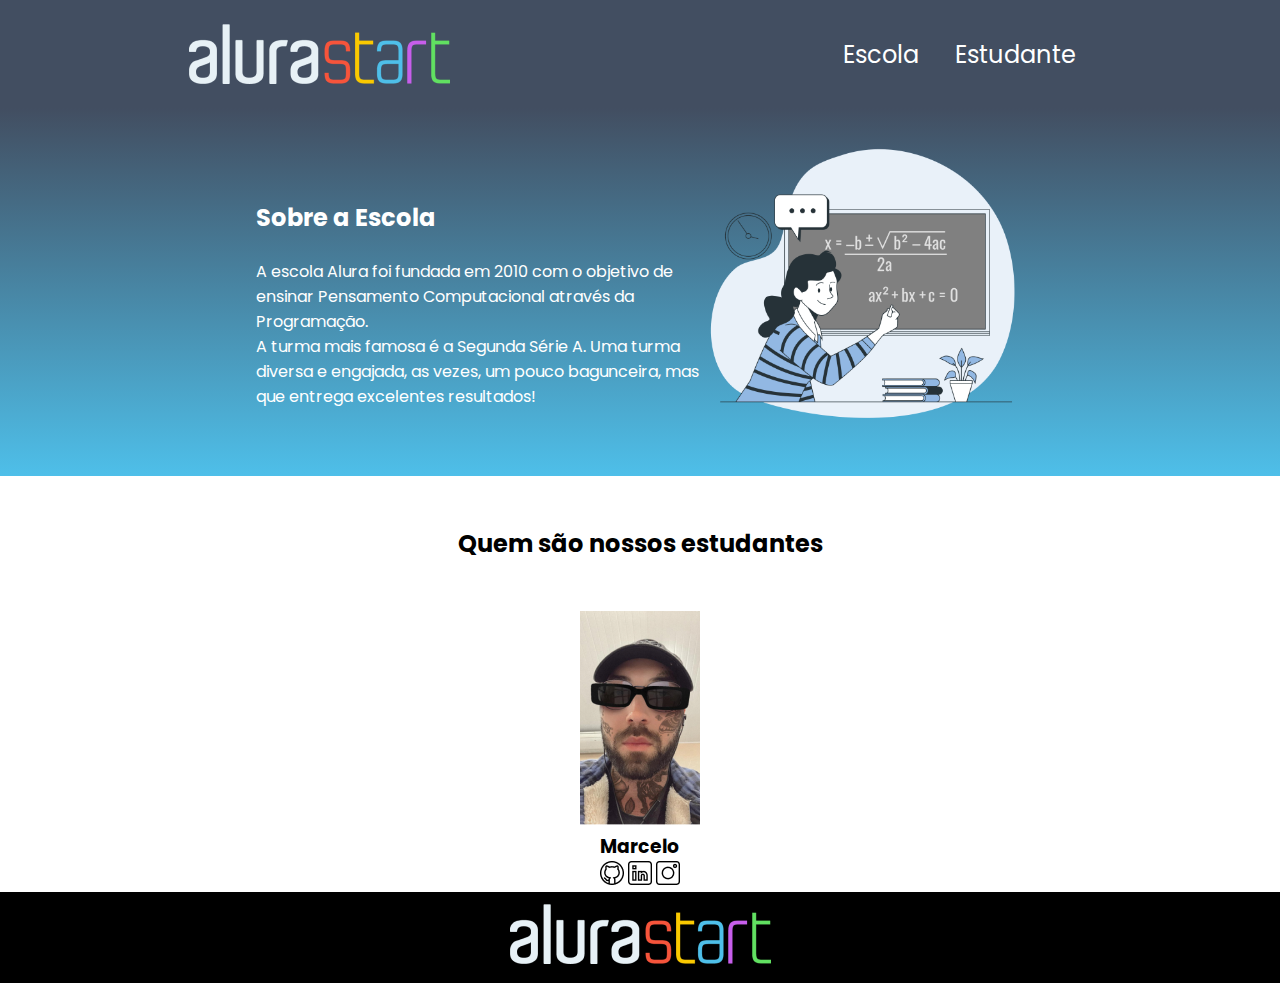
<file: index.html>
<!DOCTYPE html>
<html lang="pt-br">
<head>
    <meta charset="UTF-8">
    <meta http-equiv="X-UA-Compatible" content="IE=edge">
    <meta name="viewport" content="width=device-width, initial-scale=1.0">
    <link rel="stylesheet" href="style.css">
    <link rel="preconnect" href="https://fonts.googleapis.com">
    <link rel="preconnect" href="https://fonts.gstatic.com" crossorigin>
    <link href="https://fonts.googleapis.com/css2?family=Poppins:wght@400;700&display=swap" rel="stylesheet">
    <title>Projeto AluraStart do 2 ano</title>
</head>
<body>
    <header class="cabecalho">
        <img class="cabecalho-imagem" src="logoalura.png" alt="Logo do aluraStart">
        <ul class="cabecalho-lista">
            <li class="cabecalho-lista-item">Escola</li>
            <li class="cabecalho-lista-item">Estudante</li>
        </ul>
    </header>

    
<section class="escola">
    <div class="escola-div-conteudo">
        <h2 class="escola-titulo">Sobre a Escola</h2>
        <p class="escola-texto-um"> A escola Alura foi fundada em 2010 com o objetivo de ensinar Pensamento Computacional através da Programação.</p>
        <p class="escola-texto-dois"> A turma mais famosa é a Segunda Série A. Uma turma diversa e engajada, as vezes, um pouco bagunceira, mas que entrega excelentes resultados! </p>
    </div>    
<img class="escola-imagem" src="escola.png" alt="Figura da escola">
</section> 


<section class="estudante">
    <h2 class="estudante-titulo"> Quem são nossos estudantes</h2>
        <div class="estudante-todos">   
            <span></span>
            <span></span>
            <div class="estudante-div">
                <!--Coloque aqui uma foto do seu grupo-->
                <img class="estudante-imagem" src="marcelo.png" alt="Foto do Marcelo">

                <!--COloque aqui o nome do seu grupo-->
                <h3 class="estudante-nome">Marcelo</h3>
                
                <!--Redes Sociais-->
                <img class="estudante-icone" src="github.png" alt="Icone do Github">
                <img class="estudante-icone" src="linkedin.png" alt="Icone do Linkedin">
                <img class="estudante-icone" src="instagram.png" alt="Icone do insta">
            </div>    
            
</section> 
    <footer class="rodape">
        <img class="rodape-imagem" src="logoalura.png" alt="Logo da Alura">
    </footer>
</body>
</html>
</file>
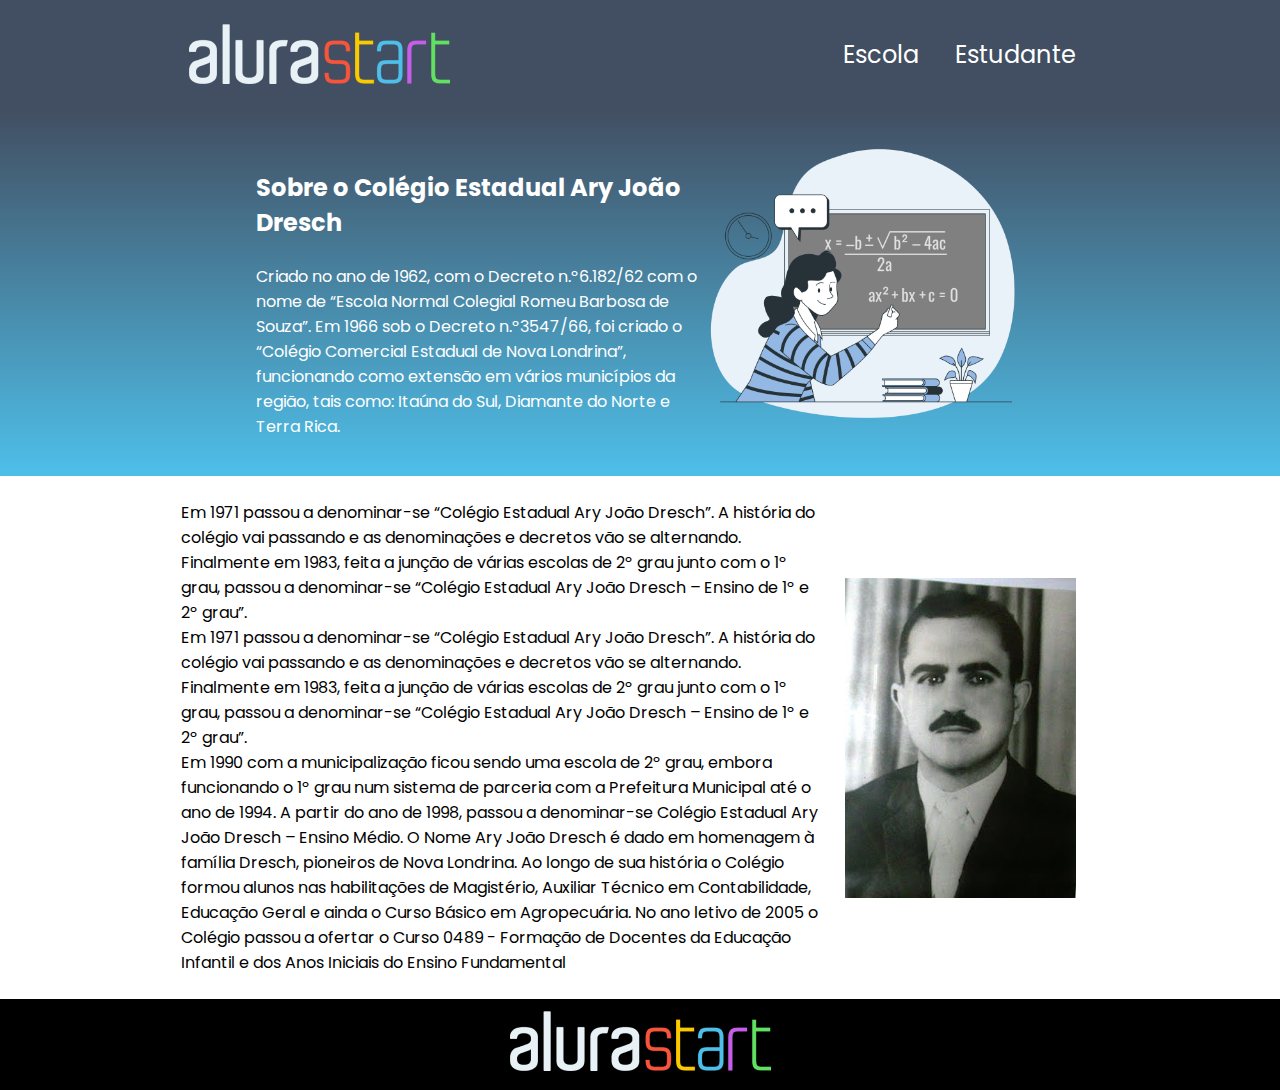
<file: escola.html>
<!DOCTYPE html>
<html lang="pt-br">
<head>
    <meta charset="UTF-8">
    <meta http-equiv="X-UA-Compatible" content="IE=edge">
    <meta name="viewport" content="width=device-width, initial-scale=1.0">
    <link rel="stylesheet" href="style.css">
    <link rel="preconnect" href="https://fonts.googleapis.com">
    <link rel="preconnect" href="https://fonts.gstatic.com" crossorigin>
    <link href="https://fonts.googleapis.com/css2?family=Poppins:wght@400;700&display=swap" rel="stylesheet">
    <title>Projeto AluraStart do 2 ano</title>
</head>
<body>
    <header class="cabecalho">
        <img class="cabecalho-imagem" src="logoalura.png" alt="Logo do aluraStart">
        <ul class="cabecalho-lista">
            <li class="cabecalho-lista-item">Escola</li>
            <li class="cabecalho-lista-item">Estudante</li>
        </ul>
    </header>

    
<section class="escola">
    <div class="escola-div-conteudo">
        <h2 class="escola-titulo">Sobre o Colégio Estadual Ary João Dresch</h2>
        <p class="escola-texto-um"> Criado no ano de 1962, com o Decreto n.º6.182/62 com o nome de “Escola Normal Colegial Romeu Barbosa de Souza”.
            Em 1966 sob o Decreto n.º3547/66, foi criado o “Colégio Comercial Estadual de Nova Londrina”, funcionando como extensão em vários municípios da região, tais como: Itaúna do Sul, Diamante do Norte e Terra Rica.</p>
        
    </div>    
<img class="escola-imagem" src="escola.png" alt="Figura da escola">
</section> 

<section class="texto-descricao-escola">
    <div class="texto-escola-conteudo">
             
       <p class="texto-escola-dois"> Em 1971 passou a denominar-se “Colégio Estadual Ary João Dresch”. A história do colégio vai passando e as denominações e decretos vão se alternando.
        Finalmente em 1983, feita a junção de várias escolas de 2º grau junto com o 1º grau, passou a denominar-se “Colégio Estadual Ary João Dresch – Ensino de 1º e 2º grau”.</p>
        <p class="texto-escola-tres"> Em 1971 passou a denominar-se “Colégio Estadual Ary João Dresch”. A história do colégio vai passando e as denominações e decretos vão se alternando.
            Finalmente em 1983, feita a junção de várias escolas de 2º grau junto com o 1º grau, passou a denominar-se “Colégio Estadual Ary João Dresch – Ensino de 1º e 2º grau”.</p>        
        <p> Em 1990 com a municipalização ficou sendo uma escola de 2º grau, embora funcionando o 1º grau num sistema de parceria com a Prefeitura Municipal até o ano de 1994.
            A partir do ano de 1998, passou a denominar-se Colégio Estadual Ary João Dresch – Ensino Médio.
            O Nome Ary João Dresch é dado em homenagem à família Dresch, pioneiros de Nova Londrina. Ao longo de sua história o Colégio formou alunos nas habilitações de Magistério, Auxiliar Técnico em Contabilidade, Educação Geral e ainda o Curso Básico em Agropecuária.
            No ano letivo de 2005 o Colégio passou a ofertar o Curso 0489 - Formação de Docentes da Educação Infantil e dos Anos Iniciais do Ensino Fundamental</p>
    </div>
    <img class="imagem-texto-escola" src="dresh.JPG" alt="foto dresh">
</section>
    <footer class="rodape">
        <img class="rodape-imagem" src="logoalura.png" alt="logo">
    </footer>

</body>

</html>
</file>
<file: style.css>
*{
    margin: 0;
    padding: 0;
}

body{
    font-family: 'Poppins', sans-serif;
}

.cabecalho{
    background-color: #424e61;
    color:white;
    display: flex;
    justify-content: space-around;
    align-items: center;
    padding: 24px 0;
}

.cabecalho-lista-item{
    display: inline-block;
    margin: 0 16px;
    font-size: 24px;
}

.escola-imagem{
    width: 25%;
}
.escola{
    background-image: linear-gradient(#424e61,#4EBFE9);
    color: white;
    display: flex;
    justify-content: center;
    align-items: center;
    padding: 24px 0;
}
.escola-div-conteudo{
    width: 35%;
}
    
.escola-titulo{
    padding: 24px 0;
}

.estudante-titulo{
    text-align: center;
    padding: 50px;
}
.estudante-div{
    text-align: center;
    
}

.estudante-todos{
    display: grid;
    grid-template-columns: 20% 20% 20% 20% 20%;
    

}
.rodape{
    background-color: black;
    text-align: center;   
}


.rodape-imagem{
    height: 60px;
    padding: 12px 0;
}

.estudante-descricao{
    display: flex;
    justify-content: center;
    align-items: center;
    padding: 0px 50px 0px 0px
    
}
.grupo-titulo{
    padding: 30px;   
}
.texto-um{
    /* superior | direita | inferior | esquerda */
    padding: 0px 1em 0 1em;
}
.estudante-conteudo{
    width: 40%; 
    
}
.imagem-grupo{
    width: 30%;   
    /* superior | direita | inferior | esquerda */
    padding: 1rem 1rem 1rem 1rem;
} 


.grade-fotos{
    display: grid;
    grid-template-columns: 20% 20% 20% 20% 20%;
    /* superior | direita | inferior | esquerda */
    padding: 1rem 5rem 1rem 5rem;
    align-items: center;
    justify-items: center;
}

.imagem-grade{
    width: 70%;  
}

.texto-descricao-escola{
    display: flex;
    justify-content: center;
    align-items: center;
    padding: 24px 0;
}
.texto-escola-conteudo{
    width: 50%;
}
.titulo-texto-escola{
    padding: 24px 0;
}
.imagem-texto-escola{
    padding: 24px;
}
</file>
